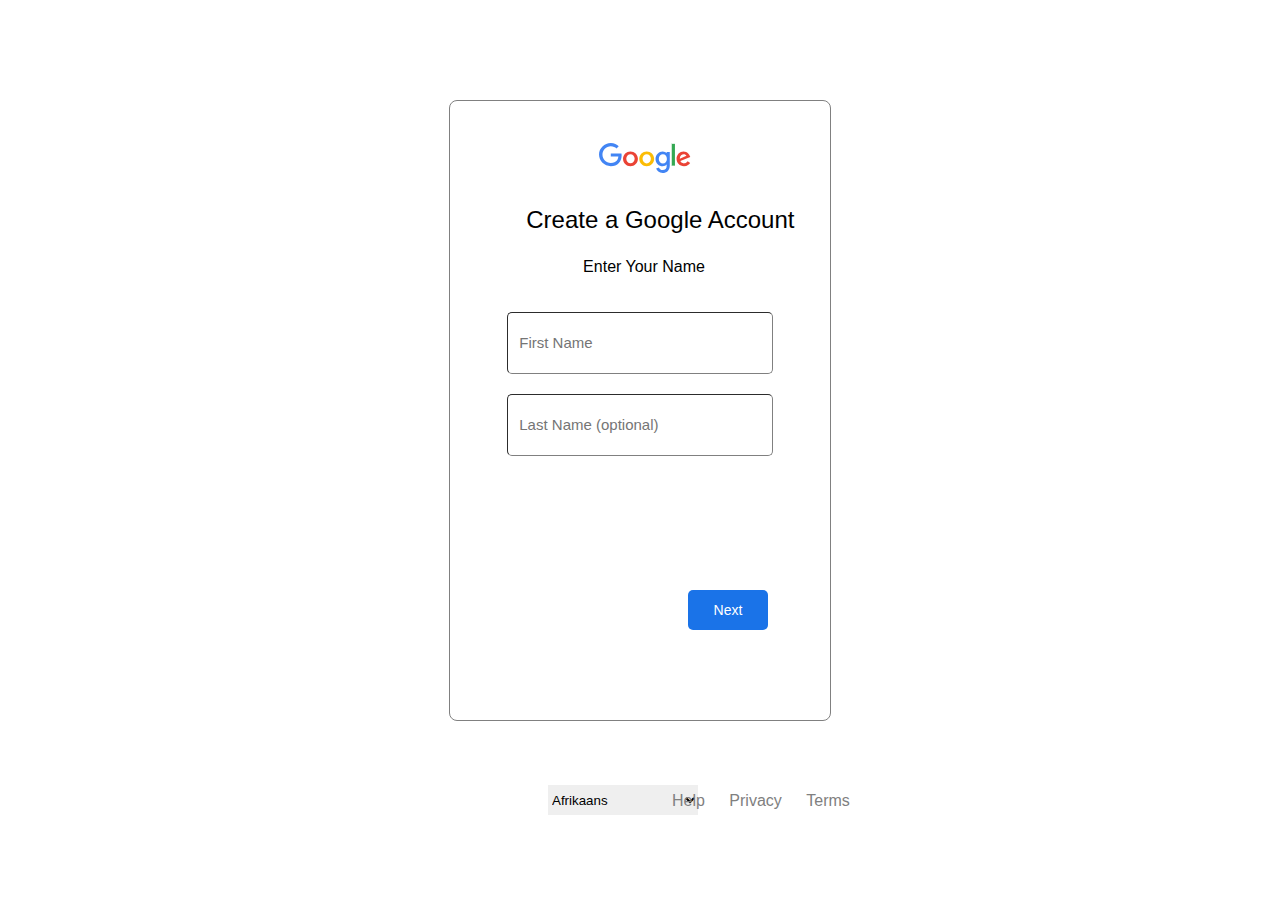
<file: index.html>
<html>
	<head>
		<title>
			Google sign-up
		</title>
		<link rel="stylesheet" href="assets/css/style1.css"/>
	</head>
	
	<body>
		<div class="box">
			<img src="assets/images/gimage.png" alt="google-logo"/>
			<p id="para1">
				Create a Google Account
			</p>
			<p id="para2">
				Enter Your Name
			</p>
			<div>
				<input type="text" name="uFname" class="uname" placeholder="First Name"/>
			</div>
			<div>
				<input type="text" name="uLname" class="uname" placeholder="Last Name (optional)"/>
			</div>
			<div>
				<a href="facebook.html"><input type="submit" value="Next"></a>
			</div>
		</div>
		<div class="box1">
			<select class="form-select" id="languages" name="languages">
		
				<option value="af">Afrikaans</option>
				<option value="sq">Albanian - shqip</option>
				<option value="am">Amharic - አማርኛ</option>
				<option value="ar">Arabic - العربية</option>
				<option value="an">Aragonese - aragonés</option>
				<option value="hy">Armenian - հայերեն</option>
				<option value="ast">Asturian - asturianu</option>
				<option value="az">Azerbaijani - azərbaycan dili</option>
				<option value="eu">Basque - euskara</option>
				<option value="be">Belarusian - беларуская</option>
				<option value="bn">Bengali - বাংলা</option>
				<option value="bs">Bosnian - bosanski</option>
				<option value="br">Breton - brezhoneg</option>
				<option value="bg">Bulgarian - български</option>
				<option value="ca">Catalan - català</option>
				<option value="ckb">Central Kurdish - کوردی (دەستنوسی عەرەبی)</option>
				<option value="zh">Chinese - 中文</option>
				<option value="zh-HK">Chinese (Hong Kong) - 中文（香港）</option>
				<option value="zh-CN">Chinese (Simplified) - 中文（简体）</option>
				<option value="zh-TW">Chinese (Traditional) - 中文（繁體）</option>
				<option value="co">Corsican</option>
				<option value="hr">Croatian - hrvatski</option>
				<option value="cs">Czech - čeština</option>
				<option value="da">Danish - dansk</option>
				<option value="nl">Dutch - Nederlands</option>
				<option value="en">English</option>
				<option value="en-AU">English (Australia)</option>
				<option value="en-CA">English (Canada)</option>
				<option value="en-IN">English (India)</option>
				<option value="en-NZ">English (New Zealand)</option>
				<option value="en-ZA">English (South Africa)</option>
				<option value="en-GB">English (United Kingdom)</option>
				<option value="en-US">English (United States)</option>
				<option value="eo">Esperanto - esperanto</option>
				<option value="et">Estonian - eesti</option>
				<option value="fo">Faroese - føroyskt</option>
				<option value="fil">Filipino</option>
				<option value="fi">Finnish - suomi</option>
				<option value="fr">French - français</option>
				<option value="fr-CA">French (Canada) - français (Canada)</option>
				<option value="fr-FR">French (France) - français (France)</option>
				<option value="fr-CH">French (Switzerland) - français (Suisse)</option>
				<option value="gl">Galician - galego</option>
				<option value="ka">Georgian - ქართული</option>
				<option value="de">German - Deutsch</option>
				<option value="de-AT">German (Austria) - Deutsch (Österreich)</option>
				<option value="de-DE">German (Germany) - Deutsch (Deutschland)</option>
				<option value="de-LI">German (Liechtenstein) - Deutsch (Liechtenstein)</option>
				<option value="de-CH">German (Switzerland) - Deutsch (Schweiz)</option>
				<option value="el">Greek - Ελληνικά</option>
				<option value="gn">Guarani</option>
				<option value="gu">Gujarati - ગુજરાતી</option>
				<option value="ha">Hausa</option>
				<option value="haw">Hawaiian - ʻŌlelo Hawaiʻi</option>
				<option value="he">Hebrew - עברית</option>
				<option value="hi">Hindi - हिन्दी</option>
				<option value="hu">Hungarian - magyar</option>
				<option value="is">Icelandic - íslenska</option>
				<option value="id">Indonesian - Indonesia</option>
				<option value="ia">Interlingua</option>
				<option value="ga">Irish - Gaeilge</option>
				<option value="it">Italian - italiano</option>
				<option value="it-IT">Italian (Italy) - italiano (Italia)</option>
				<option value="it-CH">Italian (Switzerland) - italiano (Svizzera)</option>
				<option value="ja">Japanese - 日本語</option>
				<option value="kn">Kannada - ಕನ್ನಡ</option>
				<option value="kk">Kazakh - қазақ тілі</option>
				<option value="km">Khmer - ខ្មែរ</option>
				<option value="ko">Korean - 한국어</option>
				<option value="ku">Kurdish - Kurdî</option>
				<option value="ky">Kyrgyz - кыргызча</option>
				<option value="lo">Lao - ລາວ</option>
				<option value="la">Latin</option>
				<option value="lv">Latvian - latviešu</option>
				<option value="ln">Lingala - lingála</option>
				<option value="lt">Lithuanian - lietuvių</option>
				<option value="mk">Macedonian - македонски</option>
				<option value="ms">Malay - Bahasa Melayu</option>
				<option value="ml">Malayalam - മലയാളം</option>
				<option value="mt">Maltese - Malti</option>
				<option value="mr">Marathi - मराठी</option>
				<option value="mn">Mongolian - монгол</option>
				<option value="ne">Nepali - नेपाली</option>
				<option value="no">Norwegian - norsk</option>
				<option value="nb">Norwegian Bokmål - norsk bokmål</option>
				<option value="nn">Norwegian Nynorsk - nynorsk</option>
				<option value="oc">Occitan</option>
				<option value="or">Oriya - ଓଡ଼ିଆ</option>
				<option value="om">Oromo - Oromoo</option>
				<option value="ps">Pashto - پښتو</option>
				<option value="fa">Persian - فارسی</option>
				<option value="pl">Polish - polski</option>
				<option value="pt">Portuguese - português</option>
				<option value="pt-BR">Portuguese (Brazil) - português (Brasil)</option>
				<option value="pt-PT">Portuguese (Portugal) - português (Portugal)</option>
				<option value="pa">Punjabi - ਪੰਜਾਬੀ</option>
				<option value="qu">Quechua</option>
				<option value="ro">Romanian - română</option>
				<option value="mo">Romanian (Moldova) - română (Moldova)</option>
				<option value="rm">Romansh - rumantsch</option>
				<option value="ru">Russian - русский</option>
				<option value="gd">Scottish Gaelic</option>
				<option value="sr">Serbian - српски</option>
				<option value="sh">Serbo-Croatian - Srpskohrvatski</option>
				<option value="sn">Shona - chiShona</option>
				<option value="sd">Sindhi</option>
				<option value="si">Sinhala - සිංහල</option>
				<option value="sk">Slovak - slovenčina</option>
				<option value="sl">Slovenian - slovenščina</option>
				<option value="so">Somali - Soomaali</option>
				<option value="st">Southern Sotho</option>
				<option value="es">Spanish - español</option>
				<option value="es-AR">Spanish (Argentina) - español (Argentina)</option>
				<option value="es-419">Spanish (Latin America) - español (Latinoamérica)</option>
				<option value="es-MX">Spanish (Mexico) - español (México)</option>
				<option value="es-ES">Spanish (Spain) - español (España)</option>
				<option value="es-US">Spanish (United States) - español (Estados Unidos)</option>
				<option value="su">Sundanese</option>
				<option value="sw">Swahili - Kiswahili</option>
				<option value="sv">Swedish - svenska</option>
				<option value="tg">Tajik - тоҷикӣ</option>
				<option value="ta">Tamil - தமிழ்</option>
				<option value="tt">Tatar</option>
				<option value="te">Telugu - తెలుగు</option>
				<option value="th">Thai - ไทย</option>
				<option value="ti">Tigrinya - ትግርኛ</option>
				<option value="to">Tongan - lea fakatonga</option>
				<option value="tr">Turkish - Türkçe</option>
				<option value="tk">Turkmen</option>
				<option value="tw">Twi</option>
				<option value="uk">Ukrainian - українська</option>
				<option value="ur">Urdu - اردو</option>
				<option value="ug">Uyghur</option>
				<option value="uz">Uzbek - o‘zbek</option>
				<option value="vi">Vietnamese - Tiếng Việt</option>
				<option value="wa">Walloon - wa</option>
				<option value="cy">Welsh - Cymraeg</option>
				<option value="fy">Western Frisian</option>
				<option value="xh">Xhosa</option>
				<option value="yi">Yiddish</option>
				<option value="yo">Yoruba - Èdè Yorùbá</option>
				<option value="zu">Zulu - isiZulu</option>
			</select>
		</div>
		<div class="box2">
			<a class="a1" href="https://support.google.com/accounts?hl=en-GB&visit_id=638328886069217033-564842253&rd=2&p=account_iph#topic=3382296">
				Help
			</a>
			<a class="a1" href="https://policies.google.com/privacy?gl=IN&hl=en-GB">
				Privacy
			</a>
			<a class="a1" href="https://policies.google.com/terms?gl=IN&hl=en-GB">
				Terms
			</a>
		</div>
	</body>
</html>
</file>
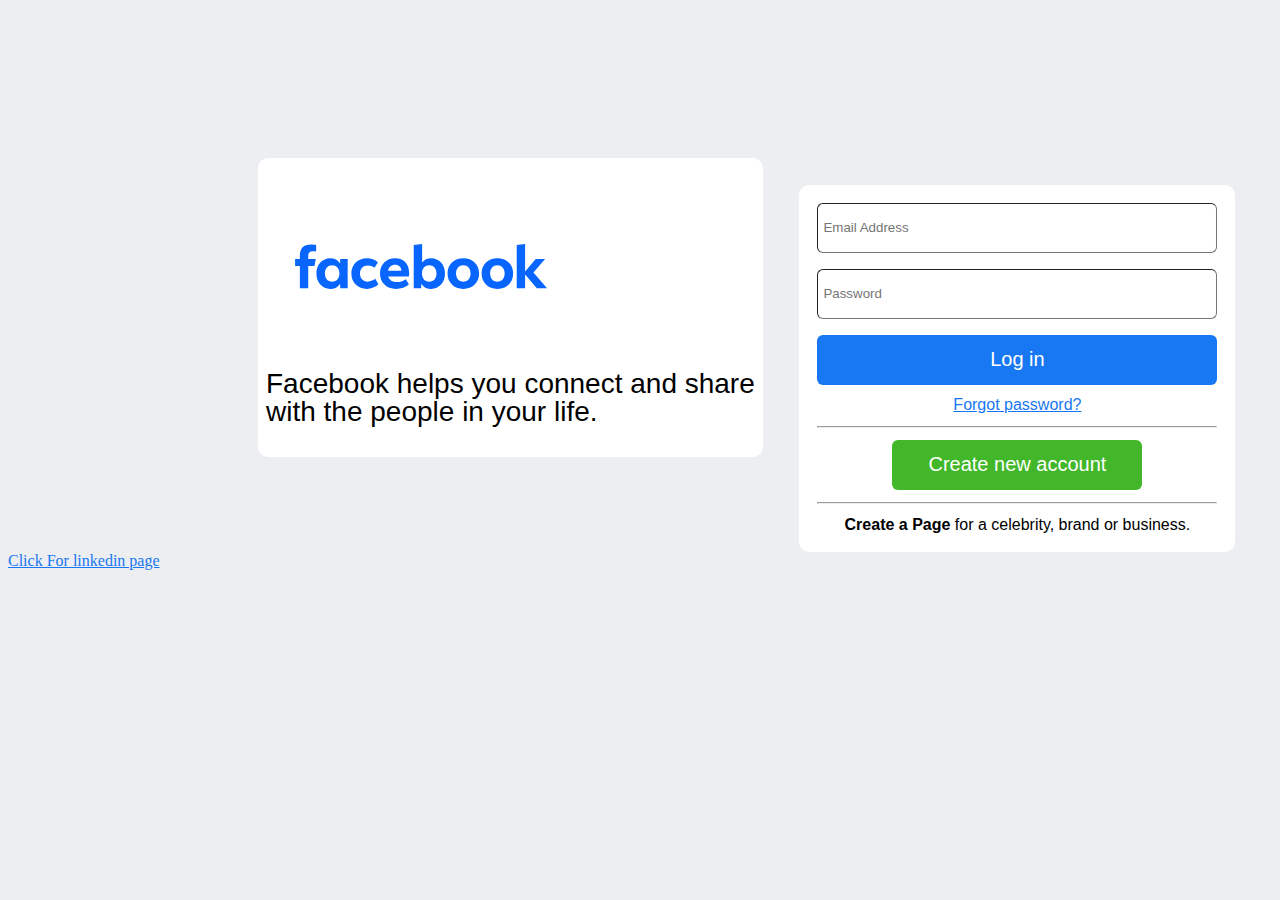
<file: facebook.html>
<html>

	<head>
		<title>
			Facebook |log-in|Sign-up
		</title>
		<link rel="stylesheet" href="assets/css/style.css"/>
	</head>
	<body id="bd">
		
		
		
		<form class="fo" >
	
		<table border="0" align="left" class="tb">
		
			<tr>
				<td>
					<img src="assets/images/facebook.svg"/>
				</td>
			</tr>
			<tr>
				<td>
					<h2>
						Facebook helps you connect and share <br>with the people in your life.
					</h2>
				</td>
			</tr>
		</table>
		<table border="0" height="20%" align="center">
			<tr>
				<td>
				
				</td>
			</tr>
		</table>
		<table border="0" class="tb2" align="center" width="20%">
			<tr >
			
				<td align="center">
				
				
					<input type="text" id="first" name="uname" placeholder="Email Address"/>
				
				</td>
			
			</tr>
			<tr height="10px">
				<td>
				
				</td>
			</tr>
			<tr>
				<td align="center">
				
				
					<input type="password" id="second" name="upass" placeholder="Password"/>
				
				</td>
			</tr>
			<tr height="10px">
				<td>
				
				</td>
			</tr>
			<tr>
				<td align="center">
					<input type="submit" value="Log in" id="third"/>
				</td>
			</tr>
			<tr height="5px">
				<td>
				
				</td>
			</tr>
			<tr align="center">
				<td>
					<a href="anchor.html">Forgot password?</a>
				</td>
			</tr>
			<tr height="15px">
				<td>
						<hr>
				</td>
			</tr>
			<tr align="center">
				<td>
					<input type="submit" value="Create new account" id="fourth"/>
				</td>
			</tr>
			<tr height="15px">
				<td>
						<hr>
				</td>
			</tr>
			<tr>
				<td>
					
					<p id="end"> <b>Create a Page</b> for a celebrity, brand or business.</p>
				</td>
			</tr>
		</table>
		<a href=linkedin.html>Click For linkedin page</a>
		</form>
	</body>

</html>
</file>
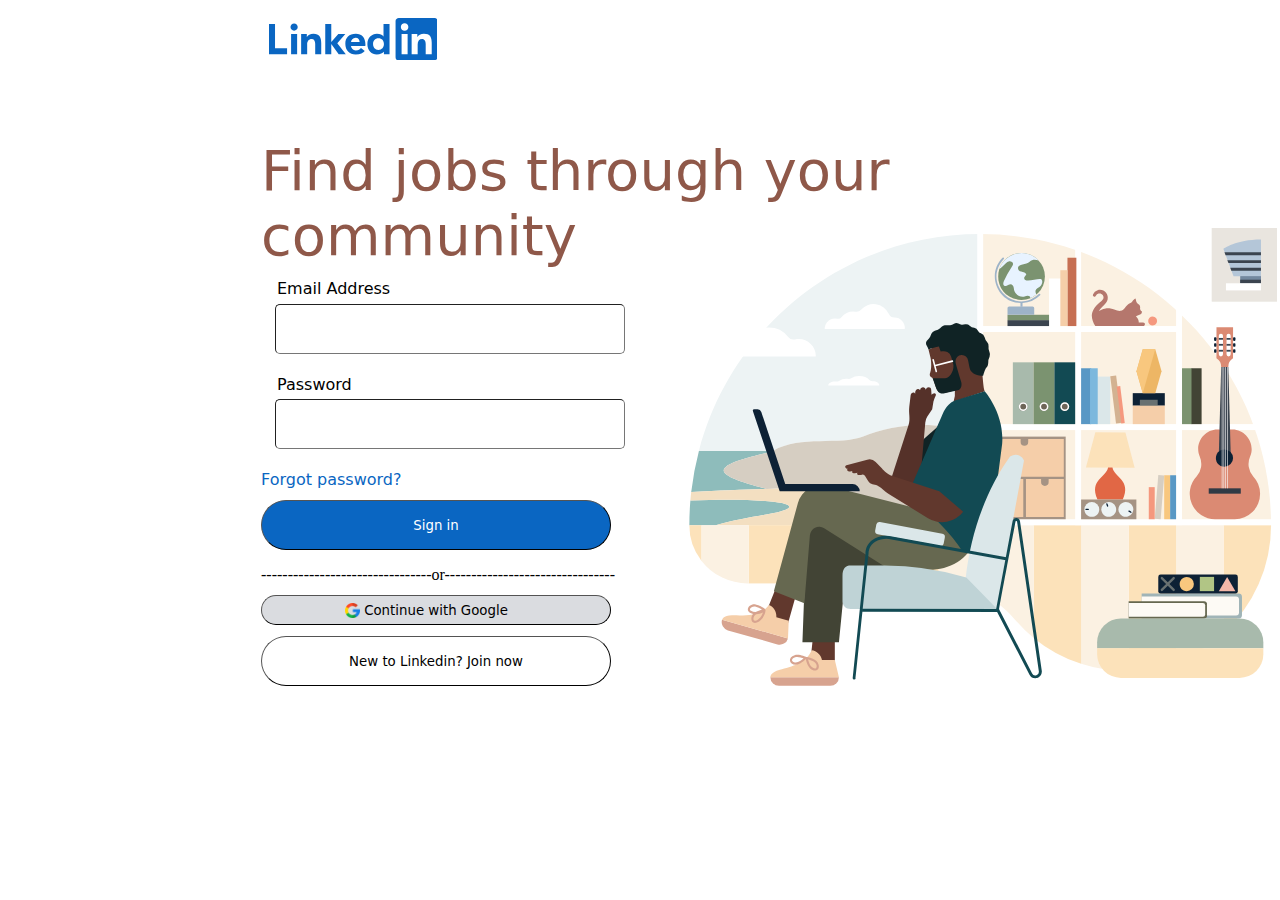
<file: linkedin.html>
<html>
	<head>
		<title>
			LinkedIn Log-in|Sign-up
		</title>
		<link rel="stylesheet" href="assets/css/style_linkedin.css"/>
	</head>
	<body>
		<form>
			<table border="0" >
				<tr>
					<td>
						<img id="img1" alt="linkedin_logo" src="assets/images/linkedin_logo.png"/>
					</td>
				</tr>
			</table>
			<table border="0">
				<tr>
					<td>
						<p id="p1">Find jobs through your<br> community</p>
					</td>
				</tr>
			</table>
			<table border="0" class="tb1">
				<tr>
					<td>
						<fieldset class="fd">
						<legend class="lg"> Email Address</legend>
						<input type"text" class="one" name="uname" placeholder=""/>
						</fieldset>
					</td>
				</tr>
			</table>
			<table border="0" class="tb1">
				<tr>
					<td>
						<fieldset class="fd">
						<legend class="lg">Password</legend>
						<input type="password" class="one" name="uname" placeholder=""/>
						</fieldset>
					</td>
				</tr>
			</table>
			<table border="0" class="tb1">
				<tr>
					<td>
						<a href="anchor.html">Forgot password?</a>
					</td>
				</tr>
			</table>
			<table border="0" class="tb1">
				<tr>
					<td>
						<input id="two" type="submit" value="Sign in"/>
					</td>
				</tr>
				
			</table>
			<table border="0" id="tb2">
				<tr>
					<td >
						--------------------------------or--------------------------------
					</td>
				</tr>
			</table>
			<table border="0" class="tb1">
				<tr>
					<td>
					<i class="fa fa-Google icon"></i>
						<input id="three" type="submit" value="Continue with Google"/>
					</td>
				</tr>
			</table>
			<table border="0" class="tb1">
				<tr>
					<td>
						<input id="four" type="submit" value="New to Linkedin? Join now"/>
					</td>
				</tr>
			</table>
			<table border="0" align="right" id="tb3">
				<tr align="right">
					<td>
						<img id="img2" alt="LinkedIn" src="assets/images/bacground_linkedin.svg"/>
					</td>
				</tr>
			</table>
			
		</form>
	</body>
</html>
</file>
<file: assets/css/style1.css>
.box{
	border:3px solid;
	height:70%;
	width:30%;
	margin:100px auto;
	background-repeat:no-repeat;
	border-radius:8px;
	border-width:1px;
	border-color:gray;
	
}
img{
	margin-top:30px;
}
.box1{
	margin-left:540px;
	position:absolute;
	bottom:85px;
}
.box2{
	margin-left:55%;
	position:absolute;
	bottom:90px;
	text-decoration:none;
}
.a1{
	text-decoration:none;
	margin-right:20px;
	position:relative;
	right:40px;
	color:gray;
	font-family: Google Sans,Noto Sans Myanmar UI,arial,sans-serif;
}

select{
	height:30px;	
	width:150px;
	border-width:0px;
}
img{
	margin-left:35%;
	border:0px solid;
}
#para1{
	margin-left:20%;
	font-size:24px;
	font-weight:400;
	font-family: Google Sans,Noto Sans Myanmar UI,arial,sans-serif;
	border:0px solid;
}
#para2{
	margin-left:35%;
	font-size:16px;
	font-weight:400;
	font-family: Google Sans,Noto Sans Myanmar UI,arial,sans-serif;
	border:0px solid;
}
.uname{
	height:10%;
	width:70%;
	font-family: Google Sans,Noto Sans Myanmar UI,arial,sans-serif;
	font-size:15px;
	margin-left:15%;
	margin-top:20px;
	border-radius:5px;
	border-width:1px;
	border-color:gray;
	padding:11px;
}
[type="submit"]{
	height:40px;
	width:80px;
	position:absolute;
	bottom:30%;
	right:40%;
	border-radius:5px;
	border-width:0px;
	background-color:rgb(26,115,232);
	color:white;
	font-family: Google Sans,Noto Sans Myanmar UI,arial,sans-serif;
	font-size:14px;
	
}
</file>
<file: assets/css/style.css>
img{
	width:310px;
	height:200px;
}
.tb{
	margin-left:250px;
	background:white;
	margin-top:150px;
	border-radius: 10px;
		padding: 5px;
}
.tb2{
	
	background:white;
	border-radius: 10px;
	padding: 15px;
}
a{
	color:#1877f2;
}
.fd{
	border-radius: 5px;
		padding: 5px;
}
#bd{
	
	background:#EDEEF1 ;
}

a:hover{
	text-decoration:none;
	
}
#first{
		height:50px;
		width:400px;
		border-radius: 6px;
		border-width:1px;
		padding: 5px;
}
#second{
	height:50px;
		width:400px;
	border-radius: 6px;
	border-width:1px;
		padding: 5px;
}
#third{
	
		height:50px;
		width:400px;
		font-family:Helvetica, Arial, sans-serif;
		font-size:20px;
		color:white;
		background-color:#1877f2;
		border-radius: 6px;
		border-width:0px;
		padding: 5px;
}

#fourth{
	
		height:50px;
		width:250px;
		font-family:Helvetica, Arial, sans-serif;
		font-size:20px;
		color:white;
		background-color:#42b72a;
		border-radius: 6px;
		border-width:0px;
		padding: 5px;
}

.lg{
	
	font-family:Helvetica, Arial, sans-serif;
}

td{
	
	font-family:Helvetica, Arial, sans-serif;
}
.form{
	
	margin-right:200px;
}

h2{
	font-family:SFProDisplay-Regular, Helvetica, Arial, sans-serif;
	font-size:28px;
	line-height:28px;
	font-weight:normal;
}
#end{
	text-align:center;
}
</file>
<file: assets/css/style_linkedin.css>
#img1{
	margin-left:250px;
	
}
#p1{
	font-family:-apple-system, system-ui, BlinkMacSystemFont, 'Segoe UI', Roboto, 'Helvetica Neue', 'Fira Sans', Ubuntu, Oxygen, 'Oxygen Sans', Cantarell, 'Droid Sans', 'Apple Color Emoji', 'Segoe UI Emoji', 'Segoe UI Emoji', 'Segoe UI Symbol', 'Lucida Grande', Helvetica, Arial, sans-serif;
	font-size:56px;
	font-weight:200;
	margin-top:65px;
	margin-left:250px;
	color:#8f5849;
}
.fd{
	border-color:white;
	border:0px
}

.tb1{
	margin-left:250px;
	margin-top:5px;
}
#tb2{
	margin-left:250px;
	margin-top:10px;
}
#tb3{
	position:absolute;
	left:45%;
	top:25%;
	
	
}
.one{
	width:350px;
	height:50px;
	border-radius:5px;
	border-width:1px;
	font-family:-apple-system, system-ui, BlinkMacSystemFont, 'Segoe UI', Roboto, 'Helvetica Neue', 'Fira Sans', Ubuntu, Oxygen, 'Oxygen Sans', Cantarell, 'Droid Sans', 'Apple Color Emoji', 'Segoe UI Emoji', 'Segoe UI Emoji', 'Segoe UI Symbol', 'Lucida Grande', Helvetica, Arial, sans-serif;
}
#two{
	width:350px;
	height:50px;
	border-radius:50px;
	font-family:-apple-system, system-ui, BlinkMacSystemFont, 'Segoe UI', Roboto, 'Helvetica Neue', 'Fira Sans', Ubuntu, Oxygen, 'Oxygen Sans', Cantarell, 'Droid Sans', 'Apple Color Emoji', 'Segoe UI Emoji', 'Segoe UI Emoji', 'Segoe UI Symbol', 'Lucida Grande', Helvetica, Arial, sans-serif;
	border-width:1px;
	background:#0a66c2;
	color:white;
	
}
#three{
	width:350px;
	height:30px;
	border-radius:50px;
	font-family:-apple-system, system-ui, BlinkMacSystemFont, 'Segoe UI', Roboto, 'Helvetica Neue', 'Fira Sans', Ubuntu, Oxygen, 'Oxygen Sans', Cantarell, 'Droid Sans', 'Apple Color Emoji', 'Segoe UI Emoji', 'Segoe UI Emoji', 'Segoe UI Symbol', 'Lucida Grande', Helvetica, Arial, sans-serif;
	border-width:1px;
	background:white;
	color:black;
	
	background:#dadce0;
	background-image:url("../images/google.png");
	background-size:15px;
	background-position:25%;
	background-repeat:no-repeat;
	
}
#four{
	
	width:350px;
	height:50px;
	border-radius:50px;
	font-family:-apple-system, system-ui, BlinkMacSystemFont, 'Segoe UI', Roboto, 'Helvetica Neue', 'Fira Sans', Ubuntu, Oxygen, 'Oxygen Sans', Cantarell, 'Droid Sans', 'Apple Color Emoji', 'Segoe UI Emoji', 'Segoe UI Emoji', 'Segoe UI Symbol', 'Lucida Grande', Helvetica, Arial, sans-serif;
	border-width:1px;
	background:white;
	color:black;
}
.lg{
	font-family:-apple-system, system-ui, BlinkMacSystemFont, 'Segoe UI', Roboto, 'Helvetica Neue', 'Fira Sans', Ubuntu, Oxygen, 'Oxygen Sans', Cantarell, 'Droid Sans', 'Apple Color Emoji', 'Segoe UI Emoji', 'Segoe UI Emoji', 'Segoe UI Symbol', 'Lucida Grande', Helvetica, Arial, sans-serif;
}
a{
	font-family:-apple-system, system-ui, BlinkMacSystemFont, 'Segoe UI', Roboto, 'Helvetica Neue', 'Fira Sans', Ubuntu, Oxygen, 'Oxygen Sans', Cantarell, 'Droid Sans', 'Apple Color Emoji', 'Segoe UI Emoji', 'Segoe UI Emoji', 'Segoe UI Symbol', 'Lucida Grande', Helvetica, Arial, sans-serif;
	color:#0a66c2;
	text-decoration:none;
	
}
a:hover{
	text-decoration:underline;
}
#img2{
	width:85%;
	
}
body{
	background:white;
	/*background-image:url("../images/bacground_linkedin.svg");*/
	
}
</file>
